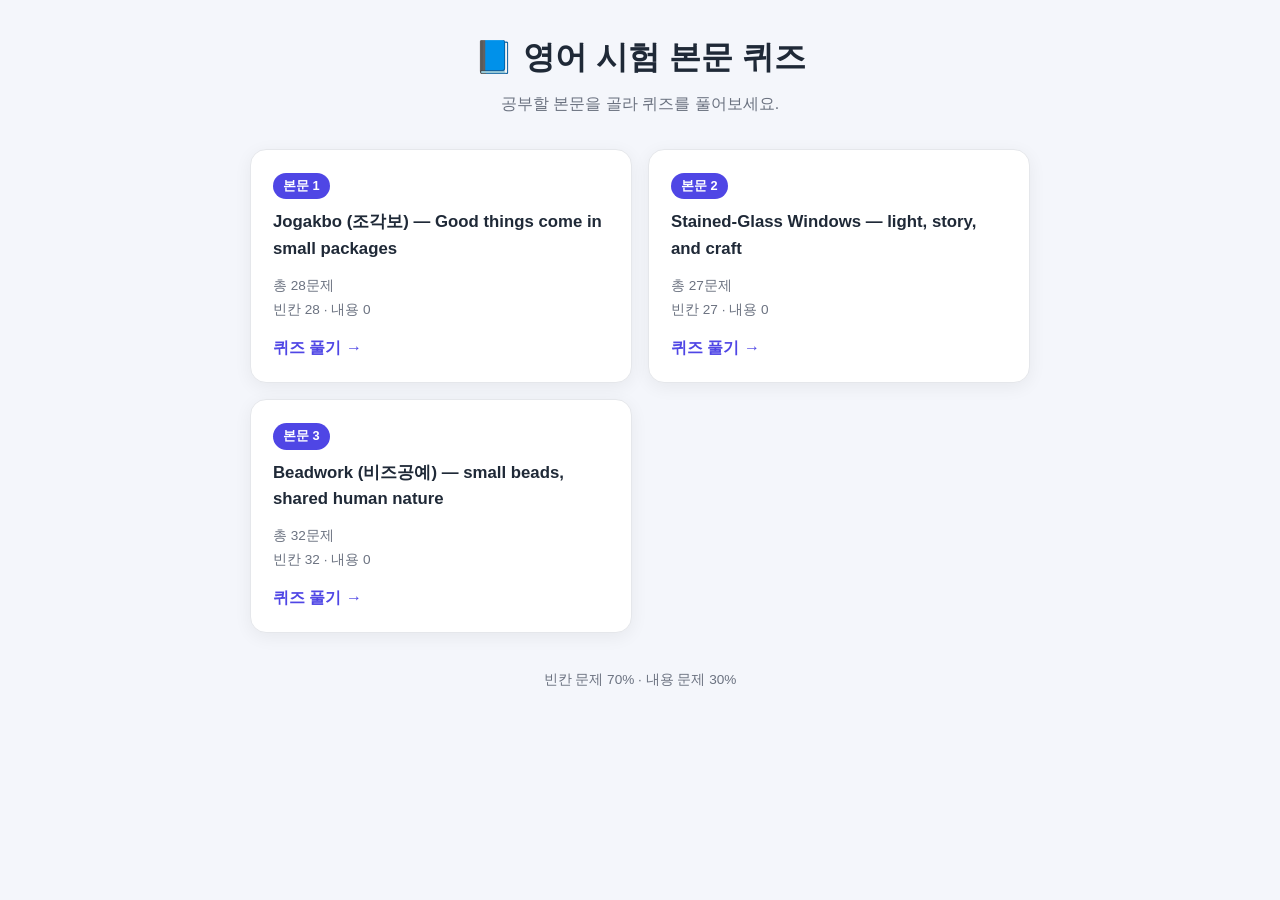
<file: index.html>
<!DOCTYPE html>
<html lang="ko">
<head>
  <meta charset="UTF-8" />
  <meta name="viewport" content="width=device-width, initial-scale=1.0" />
  <title>영어 본문 퀴즈</title>
  <link rel="stylesheet" href="style.css" />
</head>
<body>
  <main class="container">
    <header class="hero">
      <h1>📘 영어 시험 본문 퀴즈</h1>
      <p class="sub">공부할 본문을 골라 퀴즈를 풀어보세요.</p>
    </header>

    <section id="passage-list" class="card-grid">
      <!-- data.js 기반으로 자동 생성 -->
    </section>

    <footer class="foot">
      <p>빈칸 문제 70% · 내용 문제 30%</p>
    </footer>
  </main>

  <script src="data.js"></script>
  <script>
    const list = document.getElementById("passage-list");

    passages.forEach((p) => {
      const blanks = p.questions.filter(q => q.type === "blank").length;
      const contents = p.questions.filter(q => q.type === "content").length;

      const a = document.createElement("a");
      a.className = "passage-card";
      a.href = `quiz.html?passage=${p.id}`;
      a.innerHTML = `
        <div class="badge">${p.title}</div>
        <h2>${p.subtitle}</h2>
        <div class="meta">
          <span>총 ${p.questions.length}문제</span>
          <span>빈칸 ${blanks} · 내용 ${contents}</span>
        </div>
        <div class="go">퀴즈 풀기 →</div>
      `;
      list.appendChild(a);
    });

    // 아직 추가되지 않은 본문 자리 표시 (본문 2, 3)
    const existing = passages.map(p => p.id);
    [2, 3].forEach((id) => {
      if (existing.includes(id)) return;
      const div = document.createElement("div");
      div.className = "passage-card disabled";
      div.innerHTML = `
        <div class="badge">본문 ${id}</div>
        <h2>아직 추가되지 않았어요</h2>
        <div class="meta"><span>본문을 보내주면 추가됩니다</span></div>
        <div class="go muted">준비 중</div>
      `;
      list.appendChild(div);
    });
  </script>
</body>
</html>
</file>
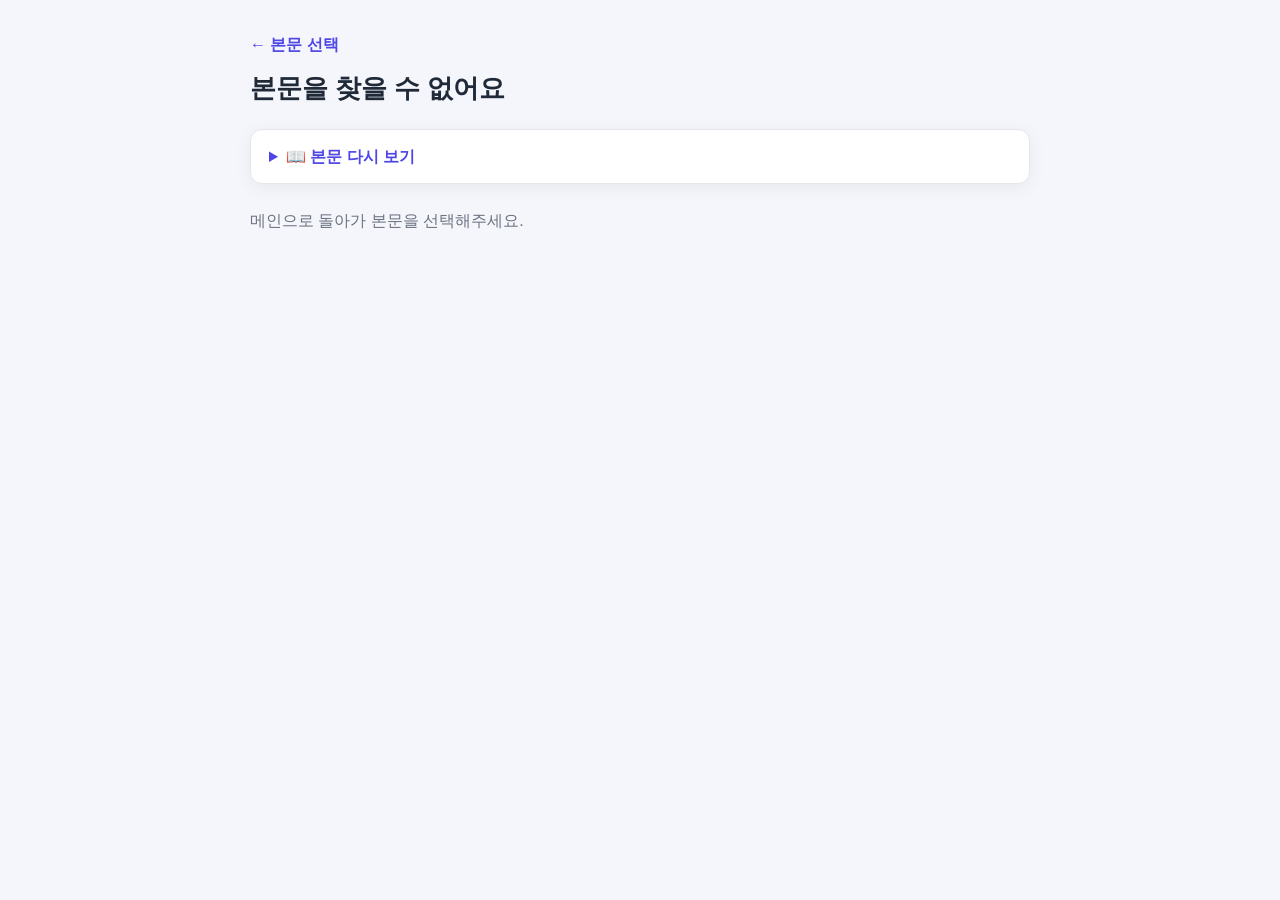
<file: quiz.html>
<!DOCTYPE html>
<html lang="ko">
<head>
  <meta charset="UTF-8" />
  <meta name="viewport" content="width=device-width, initial-scale=1.0" />
  <title>퀴즈</title>
  <link rel="stylesheet" href="style.css" />
</head>
<body>
  <main class="container">
    <header class="quiz-head">
      <a href="index.html" class="back">← 본문 선택</a>
      <h1 id="quiz-title">퀴즈</h1>
      <p id="quiz-subtitle" class="sub"></p>
    </header>

    <details class="passage-box">
      <summary>📖 본문 다시 보기</summary>
      <div id="passage-text"></div>
    </details>

    <form id="quiz-form"></form>

    <div class="actions">
      <button id="submit-btn" type="button" class="btn primary">채점하기</button>
      <button id="retry-btn" type="button" class="btn" style="display:none;">다시 풀기</button>
    </div>

    <div id="result" class="result" style="display:none;"></div>
  </main>

  <script src="data.js"></script>
  <script src="app.js"></script>
</body>
</html>
</file>
<file: style.css>
:root {
  --bg: #f4f6fb;
  --card: #ffffff;
  --ink: #1f2937;
  --muted: #6b7280;
  --primary: #4f46e5;
  --primary-dark: #4338ca;
  --green: #16a34a;
  --green-bg: #ecfdf5;
  --red: #dc2626;
  --red-bg: #fef2f2;
  --line: #e5e7eb;
  --shadow: 0 4px 18px rgba(0, 0, 0, 0.06);
}

* { box-sizing: border-box; }

body {
  margin: 0;
  font-family: "Pretendard", -apple-system, BlinkMacSystemFont, "Segoe UI",
    "Malgun Gothic", sans-serif;
  background: var(--bg);
  color: var(--ink);
  line-height: 1.6;
}

.container {
  max-width: 820px;
  margin: 0 auto;
  padding: 32px 20px 80px;
}

/* ---------- 메인 ---------- */
.hero { text-align: center; margin-bottom: 32px; }
.hero h1 { font-size: 2rem; margin: 0 0 8px; }
.sub { color: var(--muted); margin: 0; }

.card-grid {
  display: grid;
  grid-template-columns: 1fr;
  gap: 16px;
}
@media (min-width: 640px) {
  .card-grid { grid-template-columns: 1fr 1fr; }
}

.passage-card {
  display: block;
  background: var(--card);
  border: 1px solid var(--line);
  border-radius: 16px;
  padding: 22px;
  text-decoration: none;
  color: inherit;
  box-shadow: var(--shadow);
  transition: transform 0.15s ease, box-shadow 0.15s ease;
}
.passage-card:hover {
  transform: translateY(-3px);
  box-shadow: 0 8px 26px rgba(79, 70, 229, 0.15);
}
.passage-card.disabled {
  opacity: 0.55;
  cursor: not-allowed;
  box-shadow: none;
}
.passage-card.disabled:hover { transform: none; }

.badge {
  display: inline-block;
  background: var(--primary);
  color: #fff;
  font-size: 0.8rem;
  font-weight: 700;
  padding: 3px 10px;
  border-radius: 999px;
  margin-bottom: 10px;
}
.passage-card h2 { font-size: 1.05rem; margin: 0 0 12px; }
.meta {
  display: flex;
  flex-direction: column;
  gap: 2px;
  font-size: 0.85rem;
  color: var(--muted);
}
.go {
  margin-top: 14px;
  font-weight: 700;
  color: var(--primary);
}
.go.muted { color: var(--muted); }

.foot { text-align: center; margin-top: 36px; color: var(--muted); font-size: 0.85rem; }

/* ---------- 퀴즈 ---------- */
.quiz-head { margin-bottom: 20px; }
.back {
  display: inline-block;
  color: var(--primary);
  text-decoration: none;
  font-weight: 600;
  margin-bottom: 10px;
}
.quiz-head h1 { margin: 0 0 4px; font-size: 1.6rem; }

.passage-box {
  background: var(--card);
  border: 1px solid var(--line);
  border-radius: 12px;
  padding: 14px 18px;
  margin-bottom: 24px;
  box-shadow: var(--shadow);
}
.passage-box summary {
  cursor: pointer;
  font-weight: 700;
  color: var(--primary);
}
.passage-box p { margin: 10px 0; font-size: 0.95rem; }

.question {
  background: var(--card);
  border: 1px solid var(--line);
  border-radius: 14px;
  padding: 20px;
  margin-bottom: 16px;
  box-shadow: var(--shadow);
}
.question.correct { border-color: var(--green); background: var(--green-bg); }
.question.wrong { border-color: var(--red); background: var(--red-bg); }

.qhead { display: flex; align-items: center; gap: 8px; margin-bottom: 8px; }
.qnum { font-weight: 800; color: var(--primary); }
.qtag {
  font-size: 0.72rem;
  font-weight: 700;
  padding: 2px 8px;
  border-radius: 999px;
}
.qtag.blank { background: #eef2ff; color: var(--primary-dark); }
.qtag.content { background: #fff7ed; color: #c2410c; }

.qtext { font-size: 1.02rem; margin: 0 0 12px; }

.answer-input {
  width: 100%;
  padding: 11px 14px;
  border: 1px solid var(--line);
  border-radius: 10px;
  font-size: 1rem;
  outline: none;
}
.answer-input:focus { border-color: var(--primary); }

.hint-btn {
  margin-top: 8px;
  background: none;
  border: none;
  color: var(--primary);
  font-size: 0.85rem;
  cursor: pointer;
  padding: 0;
  text-decoration: underline;
}
.hint { font-size: 0.88rem; color: var(--muted); margin: 6px 0 0; }

.choices { display: flex; flex-direction: column; gap: 8px; }
.choice {
  display: flex;
  align-items: center;
  gap: 10px;
  padding: 10px 12px;
  border: 1px solid var(--line);
  border-radius: 10px;
  cursor: pointer;
  transition: background 0.12s ease;
}
.choice:hover { background: #f9fafb; }
.choice input { accent-color: var(--primary); }

.feedback { margin: 12px 0 0; font-size: 0.92rem; }
.feedback b { color: var(--green); }
.question.wrong .feedback b { color: var(--red); }
.explain { color: var(--muted); font-size: 0.85rem; }

.actions { margin-top: 24px; display: flex; gap: 12px; }
.btn {
  padding: 13px 26px;
  border: 1px solid var(--line);
  border-radius: 10px;
  background: #fff;
  font-size: 1rem;
  font-weight: 700;
  cursor: pointer;
}
.btn.primary { background: var(--primary); color: #fff; border-color: var(--primary); }
.btn.primary:hover { background: var(--primary-dark); }

.result {
  margin-top: 28px;
  background: var(--card);
  border: 1px solid var(--line);
  border-radius: 14px;
  padding: 24px;
  text-align: center;
  box-shadow: var(--shadow);
}
.result h2 { margin: 0 0 14px; }
.bar {
  height: 14px;
  background: var(--line);
  border-radius: 999px;
  overflow: hidden;
  margin-bottom: 12px;
}
.bar-fill {
  height: 100%;
  background: linear-gradient(90deg, var(--primary), #818cf8);
  transition: width 0.6s ease;
}
</file>
